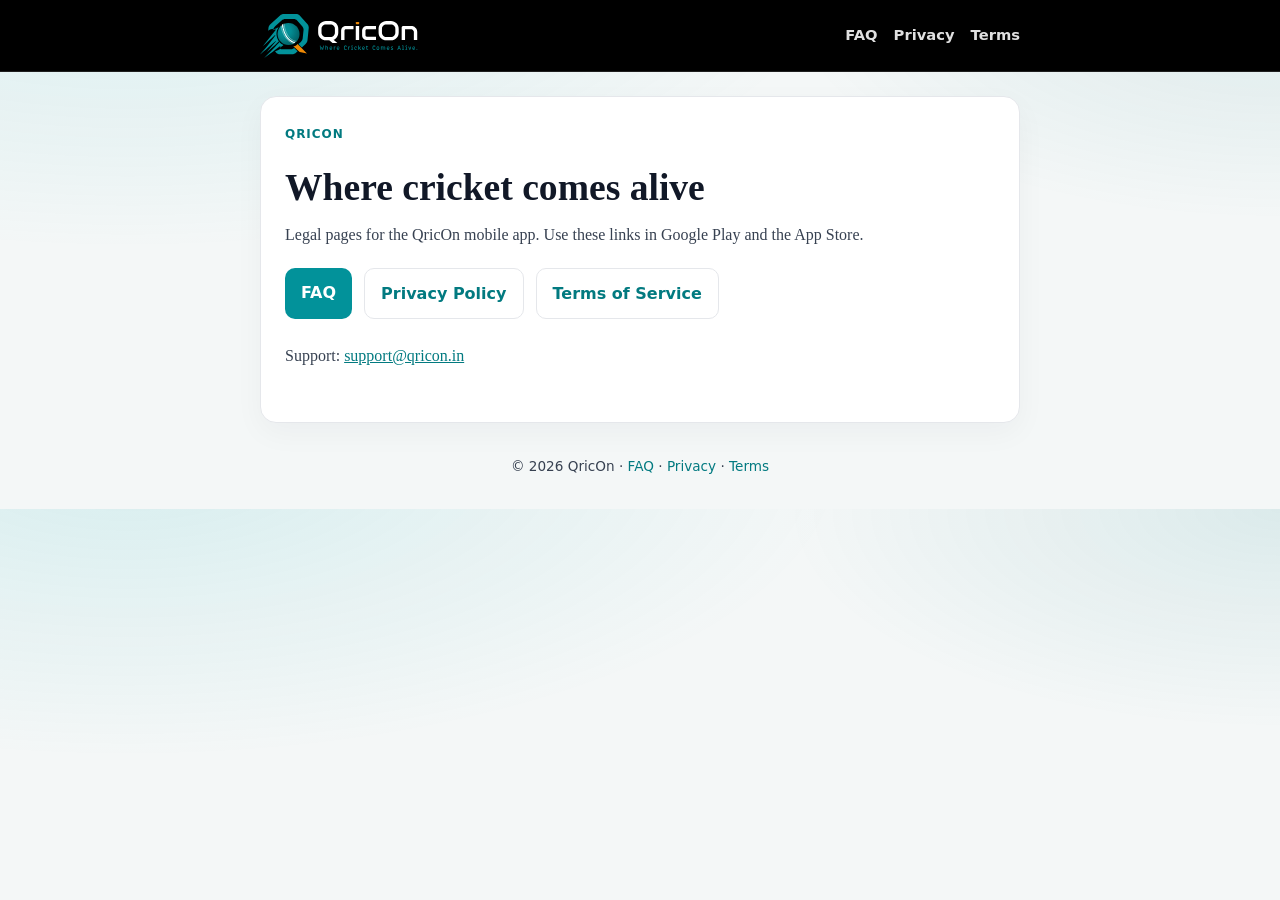
<file: index.html>
<!DOCTYPE html>
<html lang="en">
  <head>
    <meta charset="utf-8" />
    <meta name="viewport" content="width=device-width, initial-scale=1" />
    <title>QricOn</title>
    <meta
      name="description"
      content="QricOn — cricket scoring, teams, and tournaments."
    />
    <link rel="stylesheet" href="styles.css" />
  </head>
  <body>
    <header class="top">
      <div class="wrap">
        <a class="brand" href="index.html" aria-label="QricOn home">
          <img class="brand-logo" src="logo.svg" alt="QricOn — Where Cricket Comes Alive" />
        </a>
        <nav>
          <a href="faq.html">FAQ</a>
          <a href="privacy.html">Privacy</a>
          <a href="terms.html">Terms</a>
        </nav>
      </div>
    </header>

    <main class="wrap doc home">
      <p class="eyebrow">QricOn</p>
      <h1>Where cricket comes alive</h1>
      <p>
        Legal pages for the QricOn mobile app. Use these links in Google Play and
        the App Store.
      </p>
      <div class="links">
        <a href="faq.html">FAQ</a>
        <a class="secondary" href="privacy.html">Privacy Policy</a>
        <a class="secondary" href="terms.html">Terms of Service</a>
      </div>
      <p style="margin-top: 1.5rem">
        Support:
        <a href="mailto:support@qricon.in">support@qricon.in</a>
      </p>
    </main>

    <footer class="wrap footer">
      <p>© 2026 QricOn · <a href="faq.html">FAQ</a> · <a href="privacy.html">Privacy</a> · <a href="terms.html">Terms</a></p>
    </footer>
  </body>
</html>
</file>
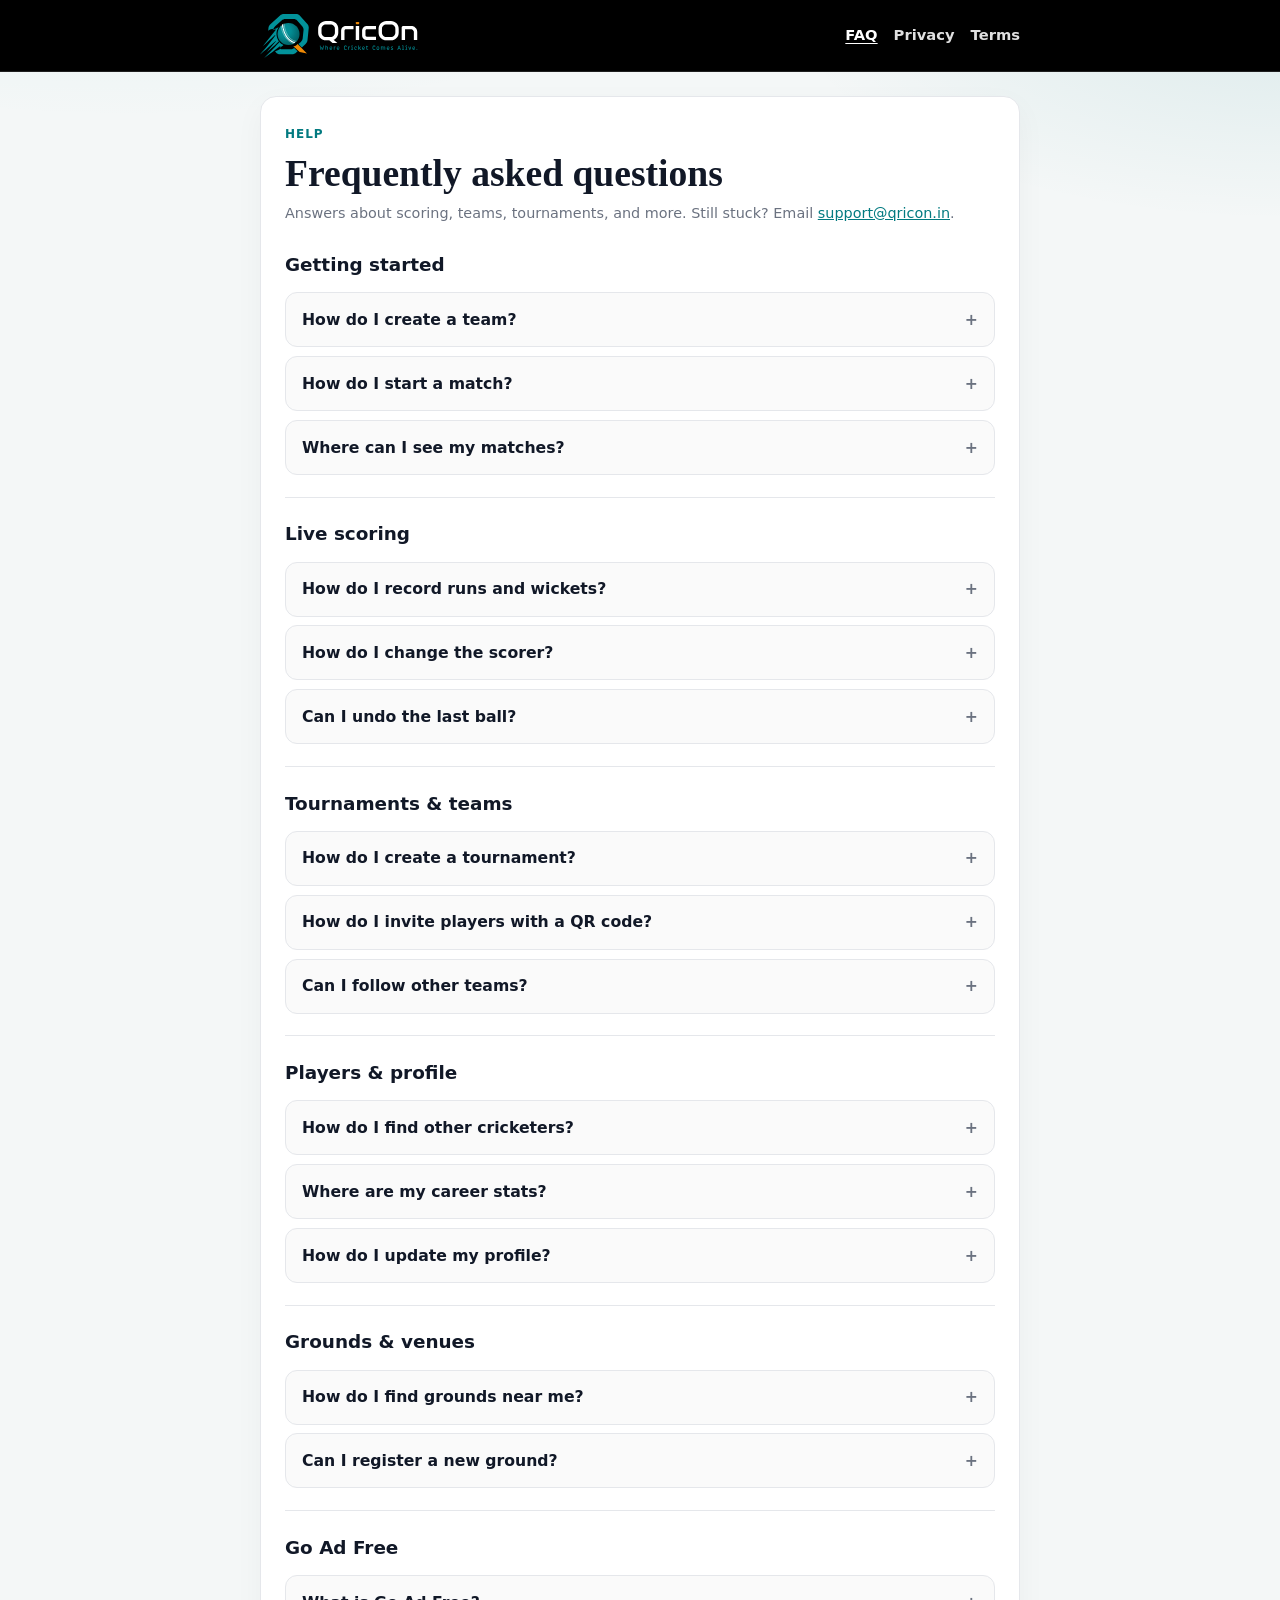
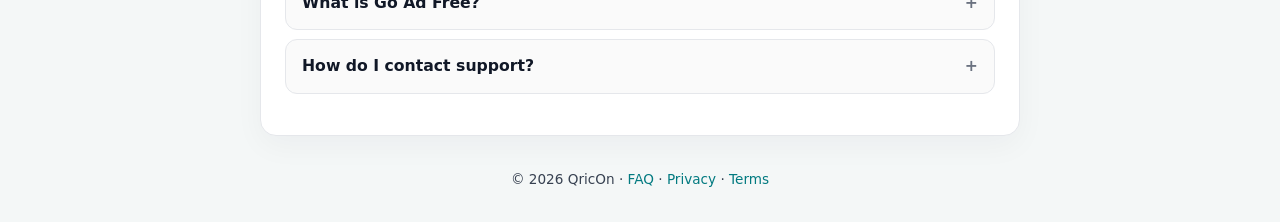
<file: faq.html>
<!DOCTYPE html>
<html lang="en">
  <head>
    <meta charset="utf-8" />
    <meta name="viewport" content="width=device-width, initial-scale=1" />
    <title>FAQ · QricOn</title>
    <meta
      name="description"
      content="Frequently asked questions about QricOn — scoring, teams, tournaments, and more."
    />
    <link rel="stylesheet" href="styles.css" />
  </head>
  <body>
    <header class="top">
      <div class="wrap">
        <a class="brand" href="index.html" aria-label="QricOn home">
          <img class="brand-logo" src="logo.svg" alt="QricOn — Where Cricket Comes Alive" />
        </a>
        <nav>
          <a href="faq.html" aria-current="page">FAQ</a>
          <a href="privacy.html">Privacy</a>
          <a href="terms.html">Terms</a>
        </nav>
      </div>
    </header>

    <main class="wrap doc">
      <p class="eyebrow">Help</p>
      <h1>Frequently asked questions</h1>
      <p class="meta">
        Answers about scoring, teams, tournaments, and more. Still stuck?
        Email <a href="mailto:support@qricon.in">support@qricon.in</a>.
      </p>

      <section class="faq-section">
        <h2>Getting started</h2>
        <details class="faq-item">
          <summary>How do I create a team?</summary>
          <p>
            Open My teams from the bottom tab, tap Create team, add your team name
            and logo, then add players by phone, contacts, or QR scan.
          </p>
        </details>
        <details class="faq-item">
          <summary>How do I start a match?</summary>
          <p>
            From the drawer, tap Start a Match. Choose teams, set overs and venue,
            complete the toss, pick your openers and bowler, then begin scoring.
          </p>
        </details>
        <details class="faq-item">
          <summary>Where can I see my matches?</summary>
          <p>
            Open My Cricket from the drawer or bottom tab. You will find live,
            upcoming, and completed matches along with your tournaments.
          </p>
        </details>
      </section>

      <section class="faq-section">
        <h2>Live scoring</h2>
        <details class="faq-item">
          <summary>How do I record runs and wickets?</summary>
          <p>
            On the scoring screen, tap run buttons for each ball. For wickets, use
            the Out button and choose the dismissal type, then select the next
            batter if needed.
          </p>
        </details>
        <details class="faq-item">
          <summary>How do I change the scorer?</summary>
          <p>
            Open scoring shortcuts and choose Change Scorer. Pick a QricOn player —
            they get a notification to accept scoring, then you confirm. After that
            the match appears in their My Cricket so they can score. You can also
            share a scoring QR code.
          </p>
        </details>
        <details class="faq-item">
          <summary>Can I undo the last ball?</summary>
          <p>
            Yes. Use Undo from the scoring shortcuts menu to remove the most recent
            scoring action when you entered something by mistake.
          </p>
        </details>
      </section>

      <section class="faq-section">
        <h2>Tournaments &amp; teams</h2>
        <details class="faq-item">
          <summary>How do I create a tournament?</summary>
          <p>
            From the drawer, tap Add Tournament. Set dates, location, and format,
            then add teams and schedule matches from the tournament detail screen.
          </p>
        </details>
        <details class="faq-item">
          <summary>How do I invite players with a QR code?</summary>
          <p>
            Open your team profile and use the QR option. Other players can scan it
            to view the team or join from their QricOn app.
          </p>
        </details>
        <details class="faq-item">
          <summary>Can I follow other teams?</summary>
          <p>
            Yes. Open a public team profile and tap Follow to keep track of teams
            you are interested in.
          </p>
        </details>
      </section>

      <section class="faq-section">
        <h2>Players &amp; profile</h2>
        <details class="faq-item">
          <summary>How do I find other cricketers?</summary>
          <p>
            Use Find cricketers from your profile or the home suggestions list.
            Search by name, city, or mobile number to discover registered QricOn
            players.
          </p>
        </details>
        <details class="faq-item">
          <summary>Where are my career stats?</summary>
          <p>
            Open My Cricket Career from the drawer to view batting, bowling, and
            match history based on games scored on QricOn.
          </p>
        </details>
        <details class="faq-item">
          <summary>How do I update my profile?</summary>
          <p>
            Open My Profile from the drawer. You can update your photo, location,
            playing role, and other details from there.
          </p>
        </details>
      </section>

      <section class="faq-section">
        <h2>Grounds &amp; venues</h2>
        <details class="faq-item">
          <summary>How do I find grounds near me?</summary>
          <p>
            Open Grounds from the drawer to browse registered venues, see match
            history at each ground, and filter by your location.
          </p>
        </details>
        <details class="faq-item">
          <summary>Can I register a new ground?</summary>
          <p>
            Yes. From the Grounds screen, tap register and add the ground name,
            location on the map, and optional photos.
          </p>
        </details>
      </section>

      <section class="faq-section">
        <h2>Go Ad Free</h2>
        <details class="faq-item">
          <summary>What is Go Ad Free?</summary>
          <p>
            Go Ad Free removes ads in the app for ₹199 for 2 months. You can buy it
            from the Go Ad Free button in the app header or from Preferences.
          </p>
        </details>
        <details class="faq-item">
          <summary>How do I contact support?</summary>
          <p>
            Email us at
            <a href="mailto:support@qricon.in">support@qricon.in</a>, or use
            Feedback inside the app.
          </p>
        </details>
      </section>
    </main>

    <footer class="wrap footer">
      <p>
        © 2026 QricOn · <a href="faq.html">FAQ</a> ·
        <a href="privacy.html">Privacy</a> · <a href="terms.html">Terms</a>
      </p>
    </footer>
  </body>
</html>
</file>
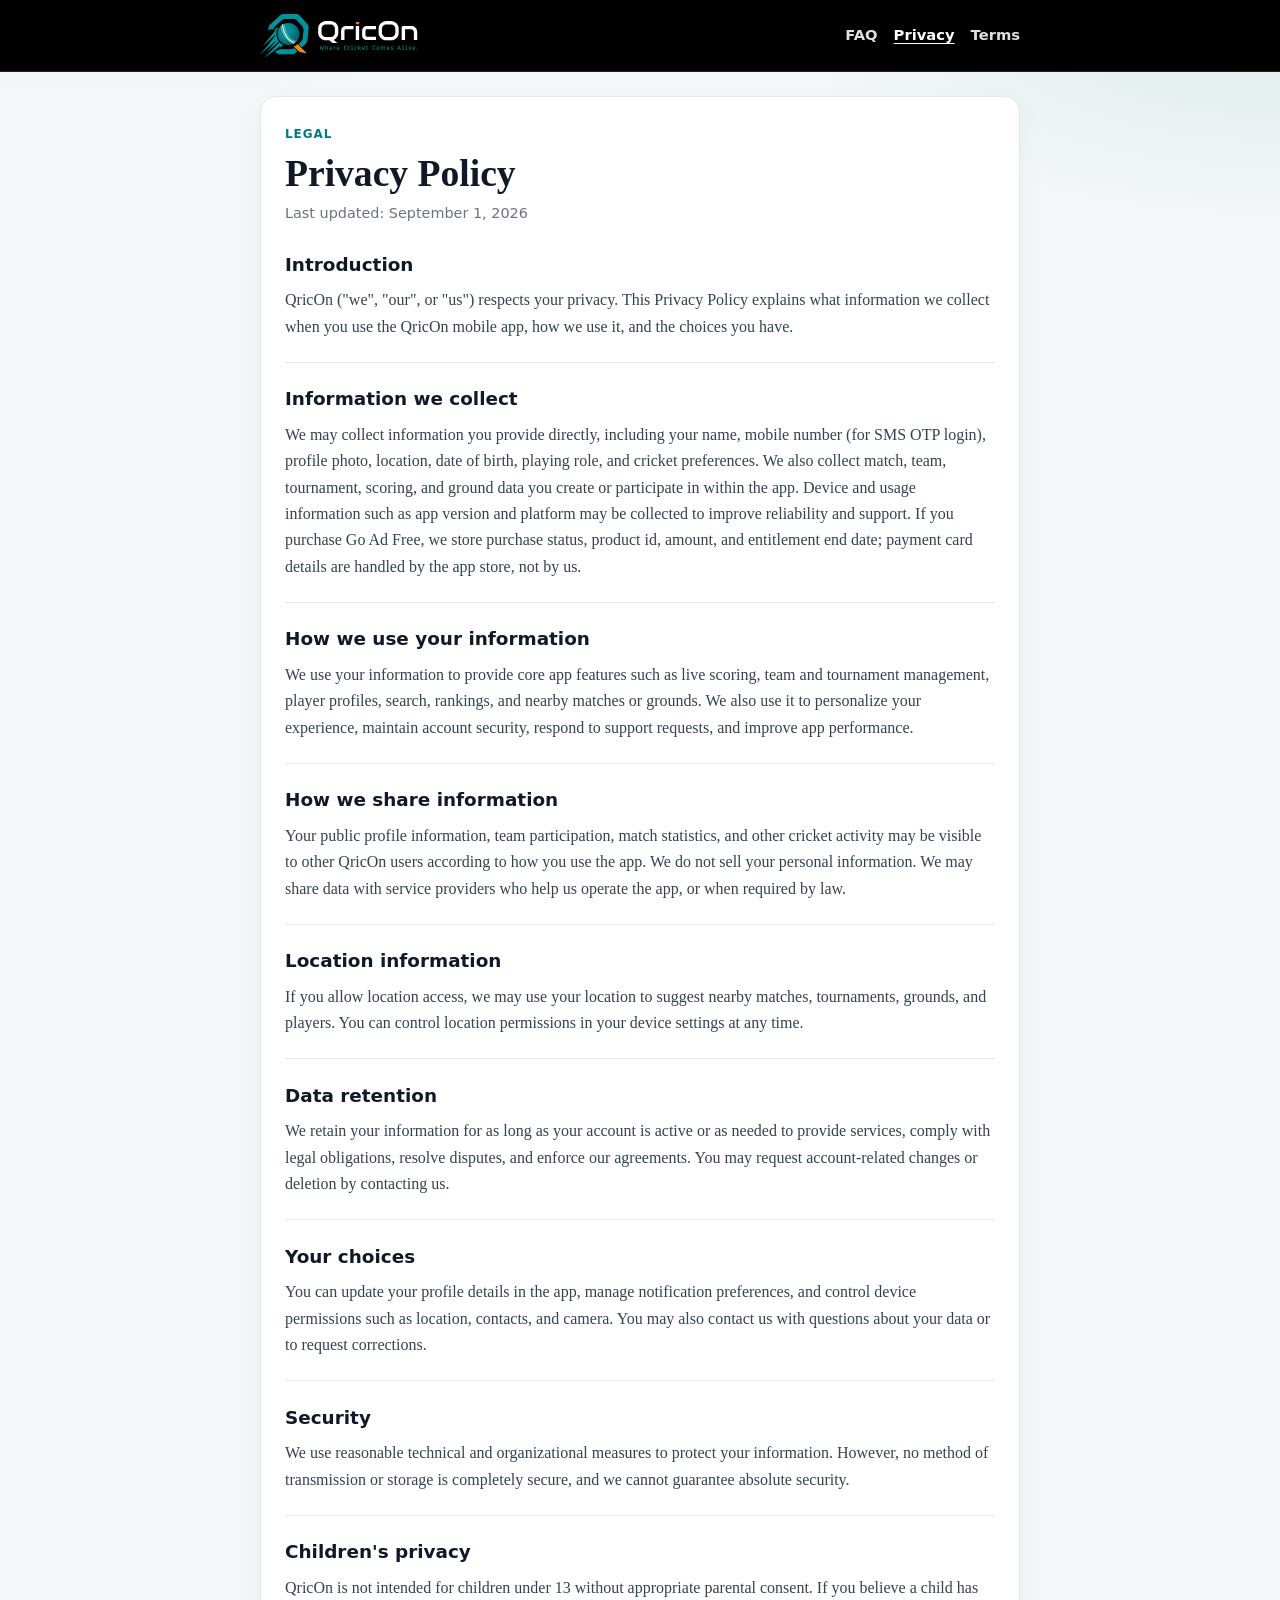
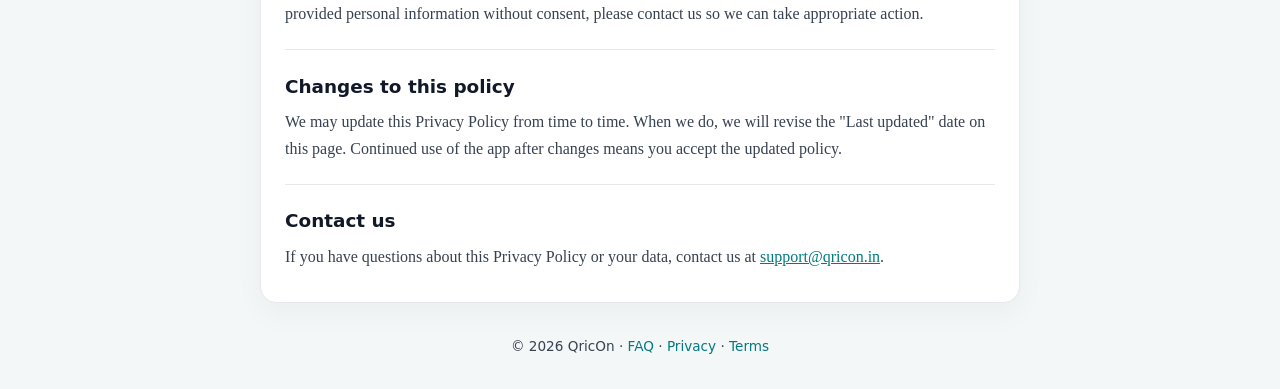
<file: privacy.html>
<!DOCTYPE html>
<html lang="en">
  <head>
    <meta charset="utf-8" />
    <meta name="viewport" content="width=device-width, initial-scale=1" />
    <title>Privacy Policy · QricOn</title>
    <meta
      name="description"
      content="Privacy Policy for the QricOn cricket scoring and tournament app."
    />
    <link rel="stylesheet" href="styles.css" />
  </head>
  <body>
    <header class="top">
      <div class="wrap">
        <a class="brand" href="index.html" aria-label="QricOn home">
          <img class="brand-logo" src="logo.svg" alt="QricOn — Where Cricket Comes Alive" />
        </a>
        <nav>
          <a href="faq.html">FAQ</a>
          <a href="privacy.html" aria-current="page">Privacy</a>
          <a href="terms.html">Terms</a>
        </nav>
      </div>
    </header>

    <main class="wrap doc">
      <p class="eyebrow">Legal</p>
      <h1>Privacy Policy</h1>
      <p class="meta">Last updated: September 1, 2026</p>

      <section>
        <h2>Introduction</h2>
        <p>
          QricOn ("we", "our", or "us") respects your privacy. This Privacy Policy
          explains what information we collect when you use the QricOn mobile app,
          how we use it, and the choices you have.
        </p>
      </section>

      <section>
        <h2>Information we collect</h2>
        <p>
          We may collect information you provide directly, including your name,
          mobile number (for SMS OTP login), profile photo, location, date of birth,
          playing role, and cricket preferences. We also collect match, team,
          tournament, scoring, and ground data you create or participate in within
          the app. Device and usage information such as app version and platform may
          be collected to improve reliability and support. If you purchase Go Ad Free,
          we store purchase status, product id, amount, and entitlement end date;
          payment card details are handled by the app store, not by us.
        </p>
      </section>

      <section>
        <h2>How we use your information</h2>
        <p>
          We use your information to provide core app features such as live scoring,
          team and tournament management, player profiles, search, rankings, and
          nearby matches or grounds. We also use it to personalize your experience,
          maintain account security, respond to support requests, and improve app
          performance.
        </p>
      </section>

      <section>
        <h2>How we share information</h2>
        <p>
          Your public profile information, team participation, match statistics, and
          other cricket activity may be visible to other QricOn users according to
          how you use the app. We do not sell your personal information. We may share
          data with service providers who help us operate the app, or when required
          by law.
        </p>
      </section>

      <section>
        <h2>Location information</h2>
        <p>
          If you allow location access, we may use your location to suggest nearby
          matches, tournaments, grounds, and players. You can control location
          permissions in your device settings at any time.
        </p>
      </section>

      <section>
        <h2>Data retention</h2>
        <p>
          We retain your information for as long as your account is active or as
          needed to provide services, comply with legal obligations, resolve
          disputes, and enforce our agreements. You may request account-related
          changes or deletion by contacting us.
        </p>
      </section>

      <section>
        <h2>Your choices</h2>
        <p>
          You can update your profile details in the app, manage notification
          preferences, and control device permissions such as location, contacts, and
          camera. You may also contact us with questions about your data or to
          request corrections.
        </p>
      </section>

      <section>
        <h2>Security</h2>
        <p>
          We use reasonable technical and organizational measures to protect your
          information. However, no method of transmission or storage is completely
          secure, and we cannot guarantee absolute security.
        </p>
      </section>

      <section>
        <h2>Children's privacy</h2>
        <p>
          QricOn is not intended for children under 13 without appropriate parental
          consent. If you believe a child has provided personal information without
          consent, please contact us so we can take appropriate action.
        </p>
      </section>

      <section>
        <h2>Changes to this policy</h2>
        <p>
          We may update this Privacy Policy from time to time. When we do, we will
          revise the "Last updated" date on this page. Continued use of the app after
          changes means you accept the updated policy.
        </p>
      </section>

      <section>
        <h2>Contact us</h2>
        <p>
          If you have questions about this Privacy Policy or your data, contact us at
          <a href="mailto:support@qricon.in">support@qricon.in</a>.
        </p>
      </section>
    </main>

    <footer class="wrap footer">
      <p>© 2026 QricOn · <a href="faq.html">FAQ</a> · <a href="privacy.html">Privacy</a> · <a href="terms.html">Terms</a></p>
    </footer>
  </body>
</html>
</file>
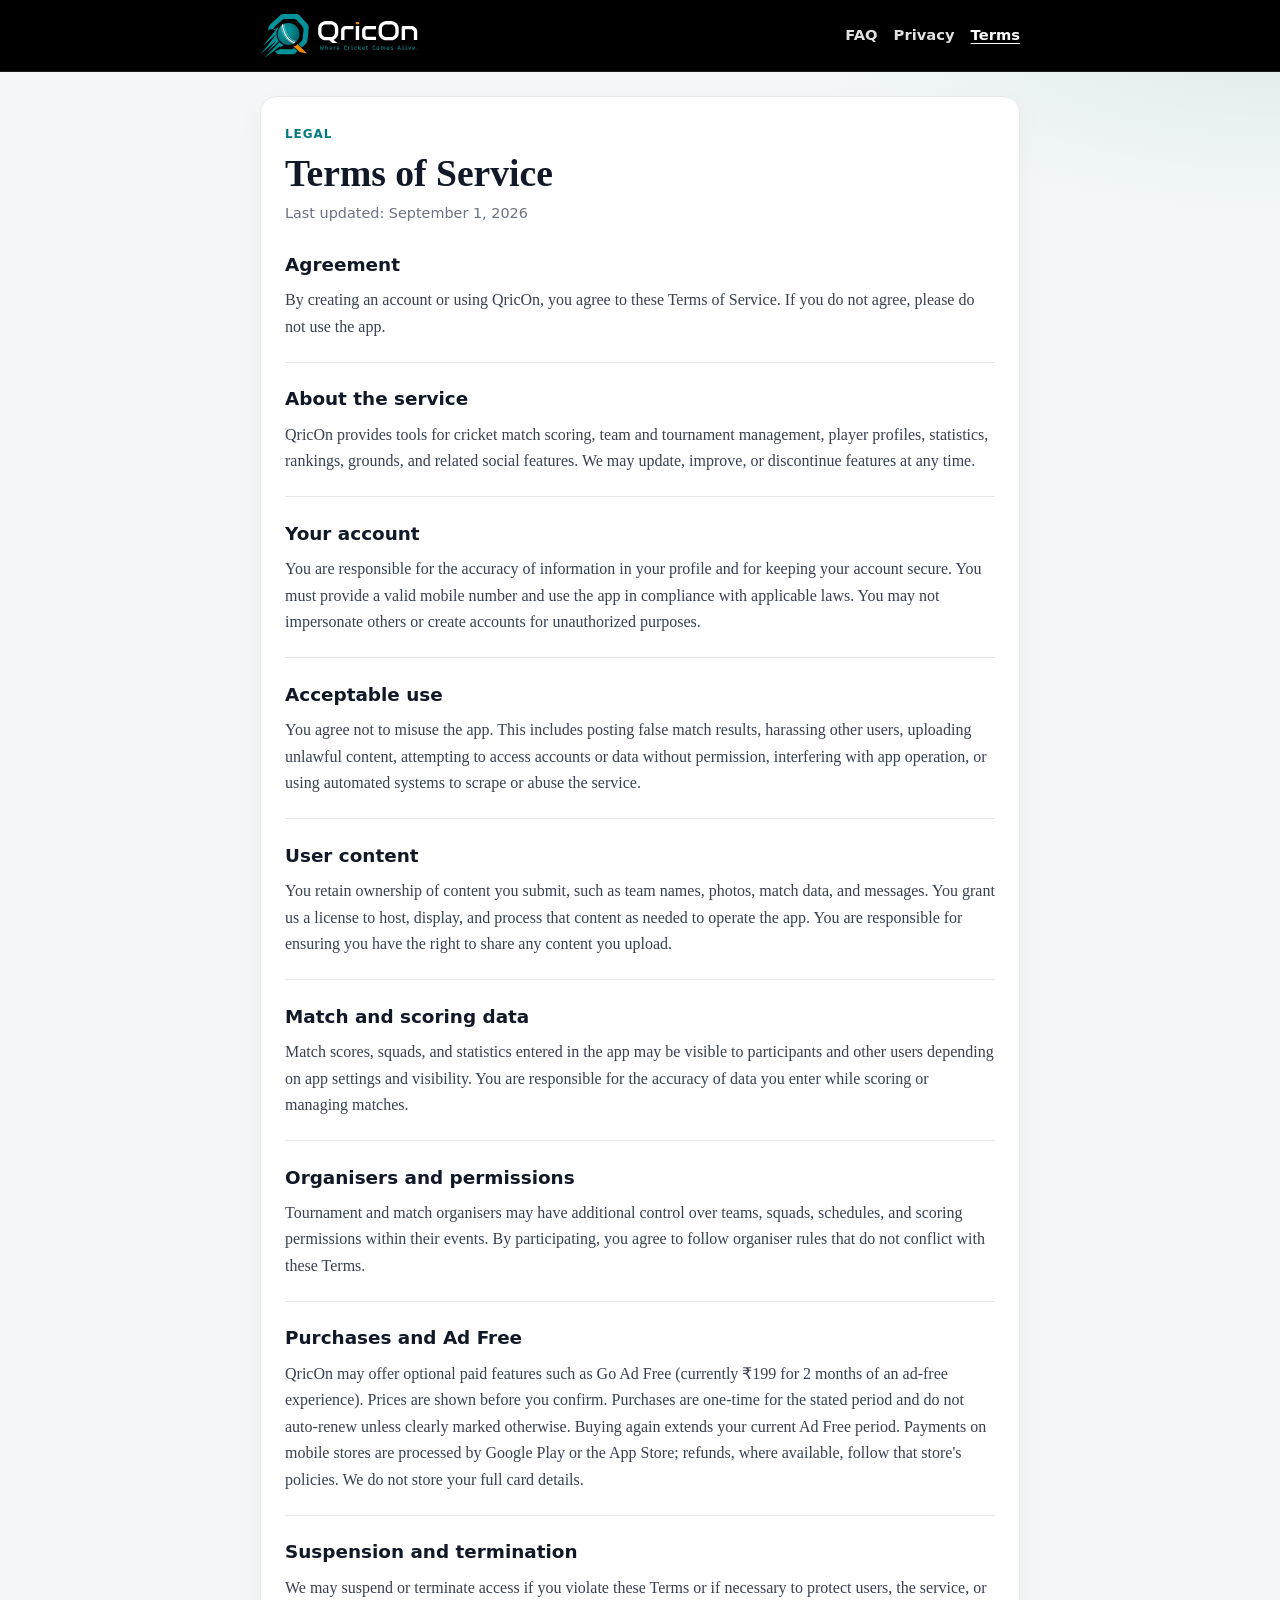
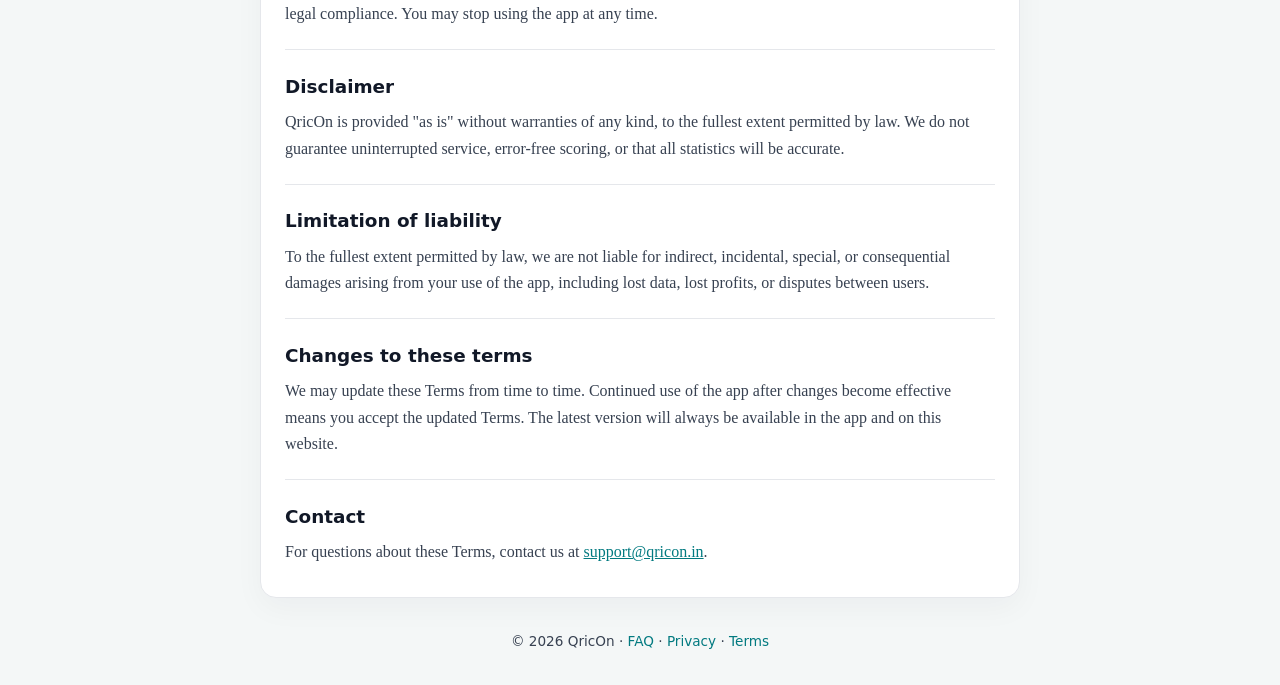
<file: terms.html>
<!DOCTYPE html>
<html lang="en">
  <head>
    <meta charset="utf-8" />
    <meta name="viewport" content="width=device-width, initial-scale=1" />
    <title>Terms of Service · QricOn</title>
    <meta
      name="description"
      content="Terms of Service for the QricOn cricket scoring and tournament app."
    />
    <link rel="stylesheet" href="styles.css" />
  </head>
  <body>
    <header class="top">
      <div class="wrap">
        <a class="brand" href="index.html" aria-label="QricOn home">
          <img class="brand-logo" src="logo.svg" alt="QricOn — Where Cricket Comes Alive" />
        </a>
        <nav>
          <a href="faq.html">FAQ</a>
          <a href="privacy.html">Privacy</a>
          <a href="terms.html" aria-current="page">Terms</a>
        </nav>
      </div>
    </header>

    <main class="wrap doc">
      <p class="eyebrow">Legal</p>
      <h1>Terms of Service</h1>
      <p class="meta">Last updated: September 1, 2026</p>

      <section>
        <h2>Agreement</h2>
        <p>
          By creating an account or using QricOn, you agree to these Terms of
          Service. If you do not agree, please do not use the app.
        </p>
      </section>

      <section>
        <h2>About the service</h2>
        <p>
          QricOn provides tools for cricket match scoring, team and tournament
          management, player profiles, statistics, rankings, grounds, and related
          social features. We may update, improve, or discontinue features at any
          time.
        </p>
      </section>

      <section>
        <h2>Your account</h2>
        <p>
          You are responsible for the accuracy of information in your profile and
          for keeping your account secure. You must provide a valid mobile number
          and use the app in compliance with applicable laws. You may not impersonate
          others or create accounts for unauthorized purposes.
        </p>
      </section>

      <section>
        <h2>Acceptable use</h2>
        <p>
          You agree not to misuse the app. This includes posting false match
          results, harassing other users, uploading unlawful content, attempting to
          access accounts or data without permission, interfering with app
          operation, or using automated systems to scrape or abuse the service.
        </p>
      </section>

      <section>
        <h2>User content</h2>
        <p>
          You retain ownership of content you submit, such as team names, photos,
          match data, and messages. You grant us a license to host, display, and
          process that content as needed to operate the app. You are responsible for
          ensuring you have the right to share any content you upload.
        </p>
      </section>

      <section>
        <h2>Match and scoring data</h2>
        <p>
          Match scores, squads, and statistics entered in the app may be visible to
          participants and other users depending on app settings and visibility. You
          are responsible for the accuracy of data you enter while scoring or
          managing matches.
        </p>
      </section>

      <section>
        <h2>Organisers and permissions</h2>
        <p>
          Tournament and match organisers may have additional control over teams,
          squads, schedules, and scoring permissions within their events. By
          participating, you agree to follow organiser rules that do not conflict
          with these Terms.
        </p>
      </section>

      <section>
        <h2>Purchases and Ad Free</h2>
        <p>
          QricOn may offer optional paid features such as Go Ad Free (currently ₹199
          for 2 months of an ad-free experience). Prices are shown before you
          confirm. Purchases are one-time for the stated period and do not
          auto-renew unless clearly marked otherwise. Buying again extends your
          current Ad Free period. Payments on mobile stores are processed by Google
          Play or the App Store; refunds, where available, follow that store's
          policies. We do not store your full card details.
        </p>
      </section>

      <section>
        <h2>Suspension and termination</h2>
        <p>
          We may suspend or terminate access if you violate these Terms or if
          necessary to protect users, the service, or legal compliance. You may stop
          using the app at any time.
        </p>
      </section>

      <section>
        <h2>Disclaimer</h2>
        <p>
          QricOn is provided "as is" without warranties of any kind, to the fullest
          extent permitted by law. We do not guarantee uninterrupted service,
          error-free scoring, or that all statistics will be accurate.
        </p>
      </section>

      <section>
        <h2>Limitation of liability</h2>
        <p>
          To the fullest extent permitted by law, we are not liable for indirect,
          incidental, special, or consequential damages arising from your use of the
          app, including lost data, lost profits, or disputes between users.
        </p>
      </section>

      <section>
        <h2>Changes to these terms</h2>
        <p>
          We may update these Terms from time to time. Continued use of the app
          after changes become effective means you accept the updated Terms. The
          latest version will always be available in the app and on this website.
        </p>
      </section>

      <section>
        <h2>Contact</h2>
        <p>
          For questions about these Terms, contact us at
          <a href="mailto:support@qricon.in">support@qricon.in</a>.
        </p>
      </section>
    </main>

    <footer class="wrap footer">
      <p>© 2026 QricOn · <a href="faq.html">FAQ</a> · <a href="privacy.html">Privacy</a> · <a href="terms.html">Terms</a></p>
    </footer>
  </body>
</html>
</file>
<file: styles.css>
:root {
  --bg: #f4f7f7;
  --surface: #ffffff;
  --ink: #111827;
  --muted: #6b7280;
  --line: #e5e7eb;
  --brand: #02929a;
  --brand-dark: #027a80;
}

* {
  box-sizing: border-box;
}

body {
  margin: 0;
  font-family: Georgia, "Times New Roman", serif;
  color: var(--ink);
  background:
    radial-gradient(1200px 500px at 10% -10%, rgba(4, 168, 176, 0.12), transparent 60%),
    radial-gradient(900px 400px at 100% 0%, rgba(2, 122, 128, 0.1), transparent 55%),
    var(--bg);
  line-height: 1.65;
}

.wrap {
  width: min(760px, calc(100% - 2rem));
  margin: 0 auto;
}

.top {
  background: #000;
  color: #fff;
  padding: 0.85rem 0;
  border-bottom: 1px solid #1f1f1f;
}

.top .wrap {
  display: flex;
  align-items: center;
  justify-content: space-between;
  gap: 1rem;
}

.brand {
  display: inline-flex;
  align-items: center;
  text-decoration: none;
  line-height: 0;
}

.brand-logo {
  display: block;
  height: 44px;
  width: auto;
  max-width: min(240px, 58vw);
  object-fit: contain;
}

nav {
  display: flex;
  gap: 1rem;
  font-family: system-ui, -apple-system, sans-serif;
  font-size: 0.92rem;
  font-weight: 600;
}

nav a {
  color: rgba(255, 255, 255, 0.88);
  text-decoration: none;
}

nav a[aria-current="page"],
nav a:hover {
  color: #fff;
  text-decoration: underline;
  text-underline-offset: 3px;
}

.doc {
  background: var(--surface);
  margin-top: 1.5rem;
  margin-bottom: 2rem;
  padding: 1.75rem 1.5rem 2rem;
  border-radius: 16px;
  border: 1px solid var(--line);
  box-shadow: 0 10px 30px rgba(17, 24, 39, 0.04);
}

.eyebrow {
  margin: 0 0 0.35rem;
  font-family: system-ui, -apple-system, sans-serif;
  font-size: 0.75rem;
  font-weight: 700;
  letter-spacing: 0.08em;
  text-transform: uppercase;
  color: var(--brand-dark);
}

h1 {
  margin: 0 0 0.4rem;
  font-size: clamp(1.8rem, 4vw, 2.35rem);
  line-height: 1.2;
}

.meta {
  margin: 0 0 1.5rem;
  font-family: system-ui, -apple-system, sans-serif;
  font-size: 0.9rem;
  color: var(--muted);
}

section + section {
  margin-top: 1.35rem;
  padding-top: 1.35rem;
  border-top: 1px solid var(--line);
}

h2 {
  margin: 0 0 0.45rem;
  font-size: 1.15rem;
  font-family: system-ui, -apple-system, sans-serif;
}

p {
  margin: 0;
  color: #374151;
}

a {
  color: var(--brand-dark);
}

.footer {
  padding-bottom: 2rem;
  text-align: center;
  font-family: system-ui, -apple-system, sans-serif;
  font-size: 0.85rem;
  color: var(--muted);
}

.footer a {
  color: var(--brand-dark);
  text-decoration: none;
}

.footer a:hover {
  text-decoration: underline;
}

.home {
  text-align: left;
}

.home h1 {
  margin-bottom: 0.75rem;
}

.home p {
  margin-bottom: 1.25rem;
}

.links {
  display: flex;
  flex-wrap: wrap;
  gap: 0.75rem;
}

.links a {
  display: inline-block;
  font-family: system-ui, -apple-system, sans-serif;
  font-weight: 700;
  text-decoration: none;
  background: var(--brand);
  color: #fff;
  padding: 0.7rem 1rem;
  border-radius: 10px;
}

.links a.secondary {
  background: #fff;
  color: var(--brand-dark);
  border: 1px solid var(--line);
}

.faq-section h2 {
  margin-bottom: 0.75rem;
}

.faq-item {
  border: 1px solid var(--line);
  border-radius: 12px;
  background: #fafafa;
  padding: 0;
  margin: 0 0 0.55rem;
  overflow: hidden;
}

.faq-item summary {
  list-style: none;
  cursor: pointer;
  padding: 0.85rem 1rem;
  font-family: system-ui, -apple-system, sans-serif;
  font-size: 0.98rem;
  font-weight: 700;
  color: var(--ink);
}

.faq-item summary::-webkit-details-marker {
  display: none;
}

.faq-item summary::after {
  content: "+";
  float: right;
  color: var(--muted);
  font-weight: 600;
}

.faq-item[open] summary::after {
  content: "–";
}

.faq-item[open] summary {
  border-bottom: 1px solid var(--line);
  background: #fff;
}

.faq-item p {
  padding: 0.85rem 1rem 1rem;
  font-size: 0.98rem;
  background: #fff;
}
</file>
